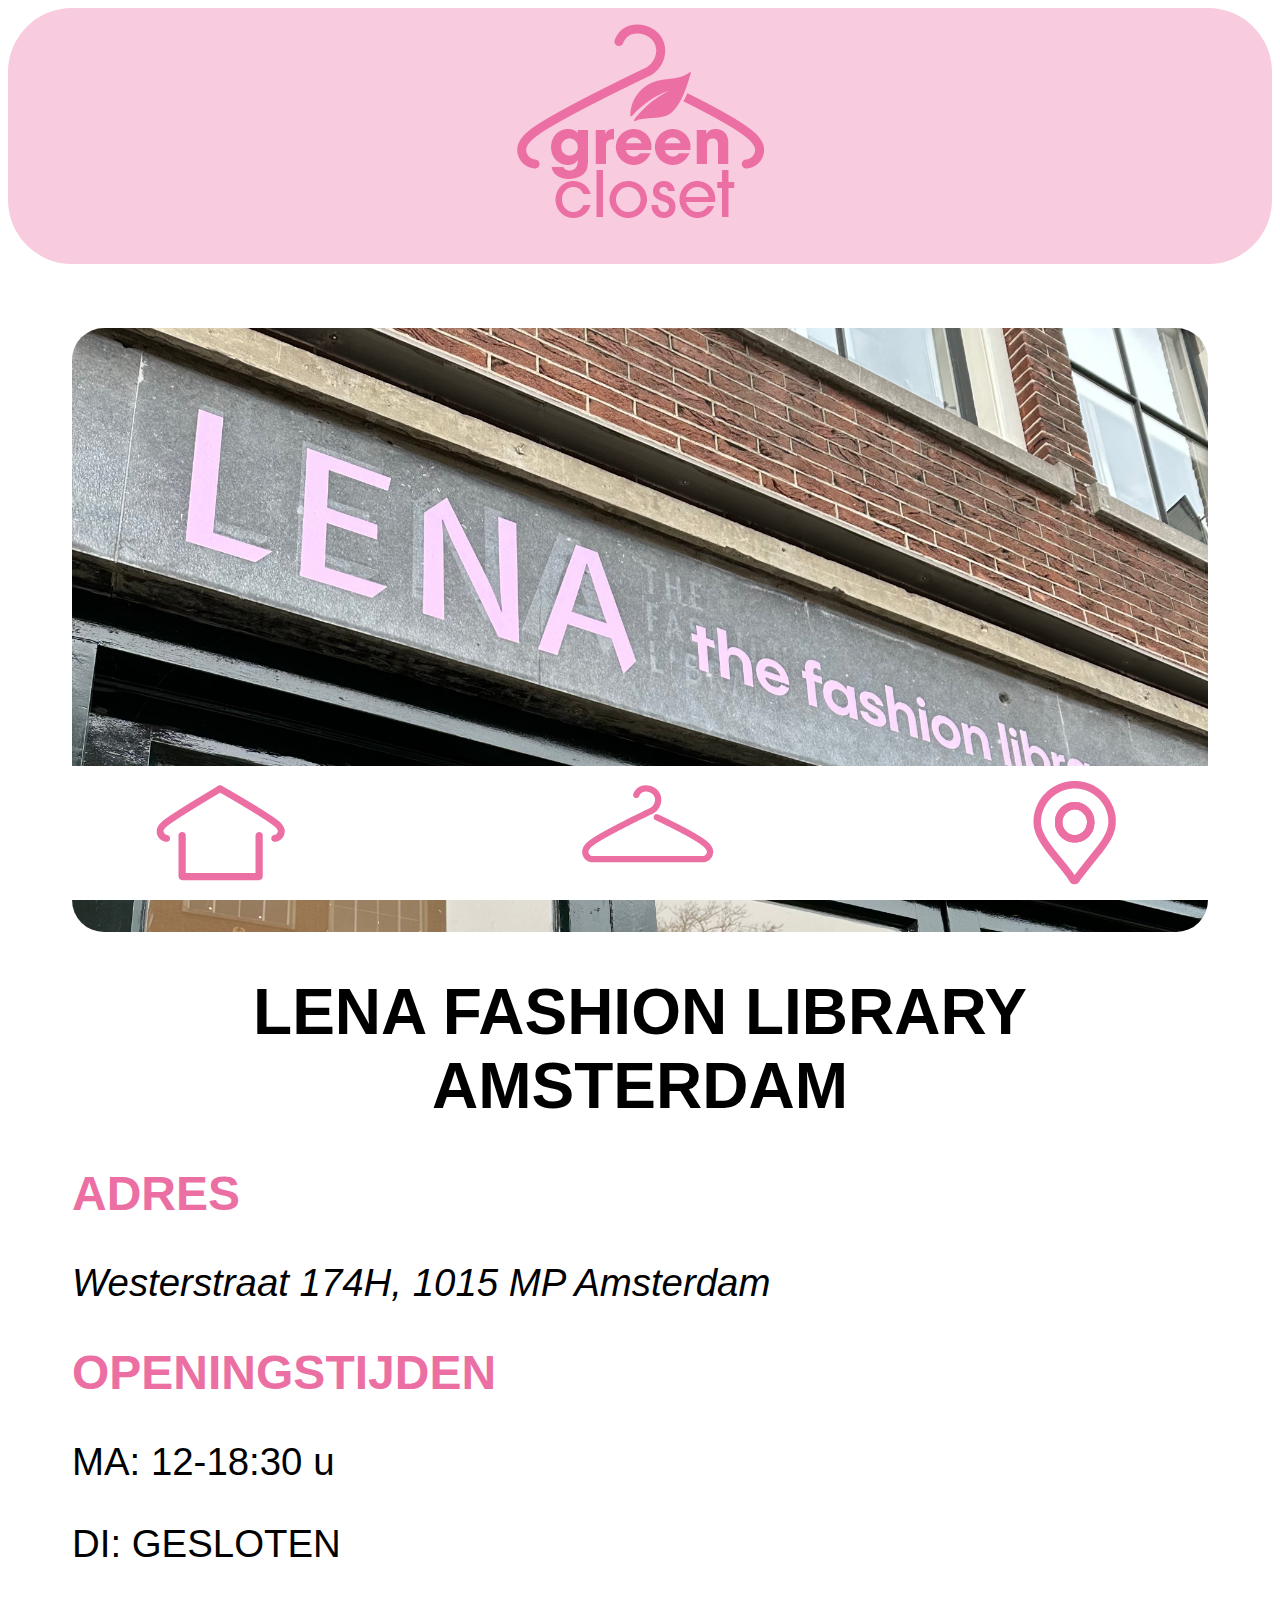
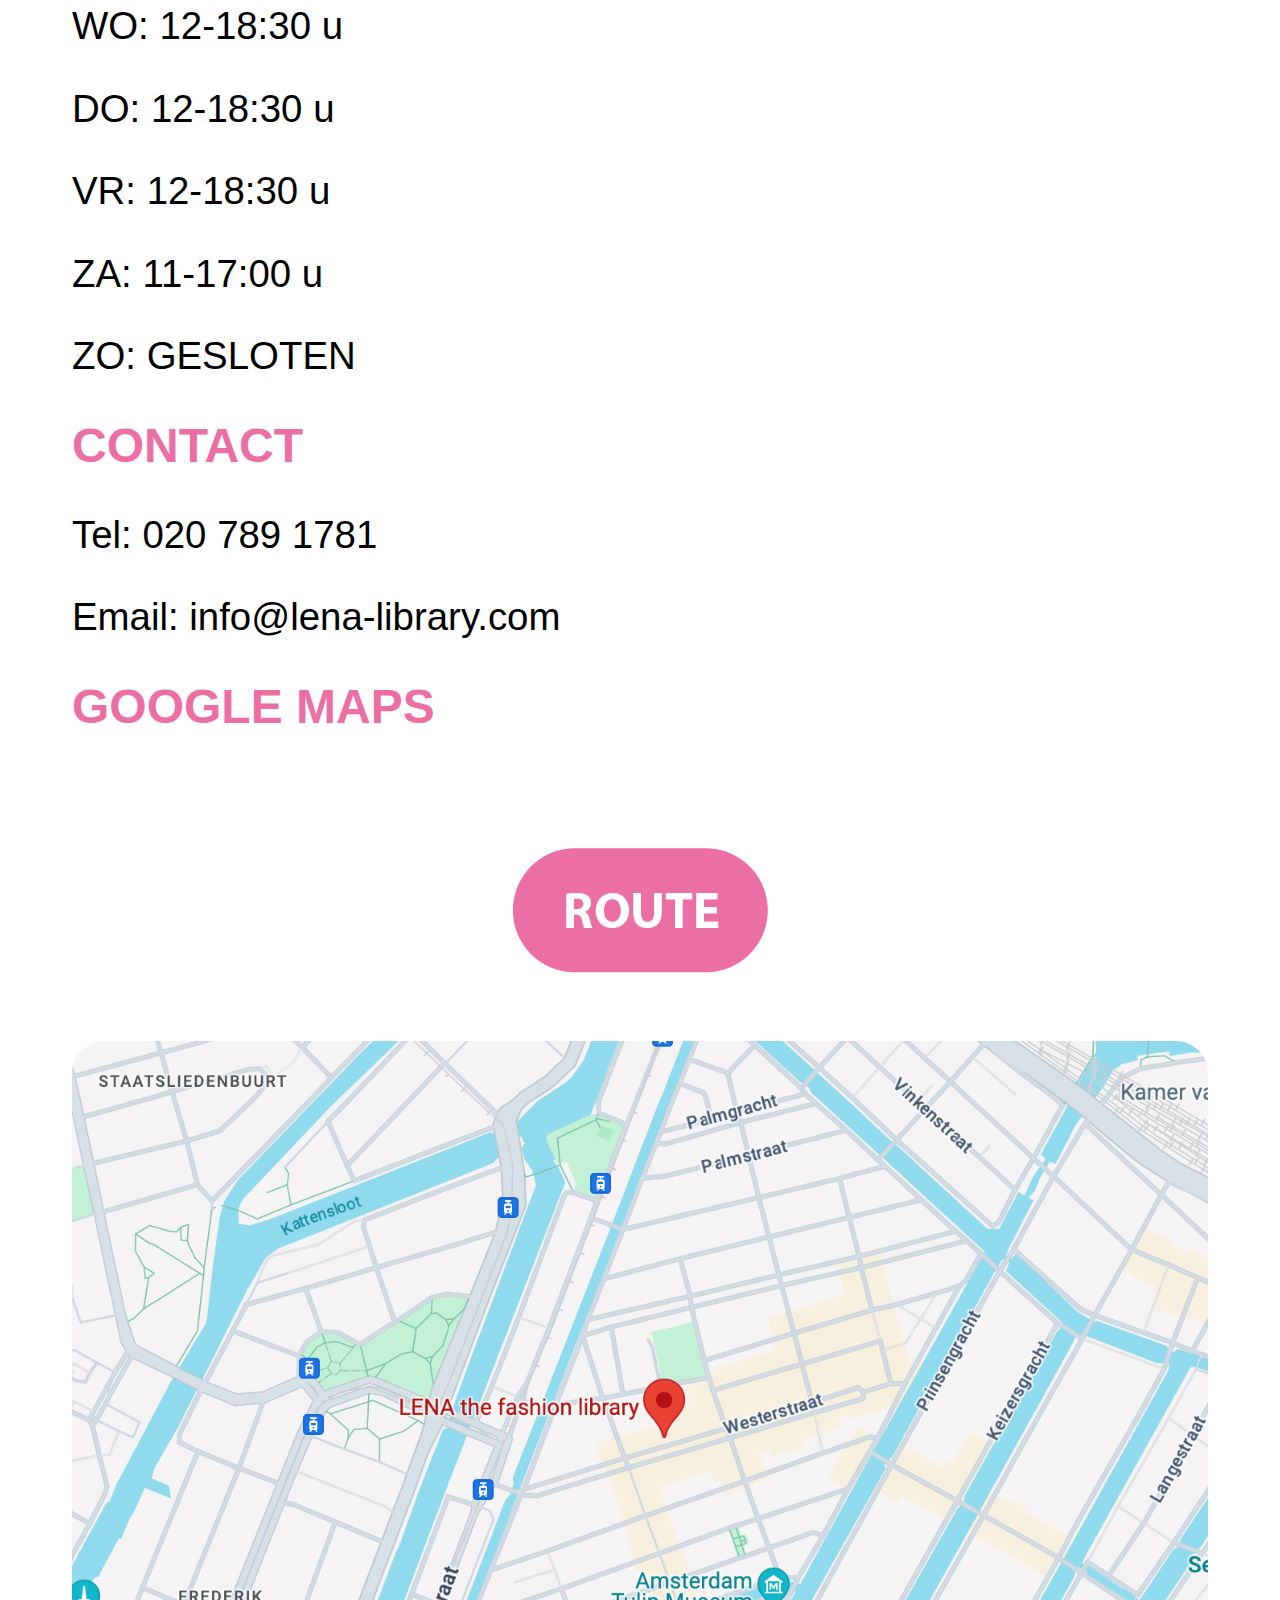
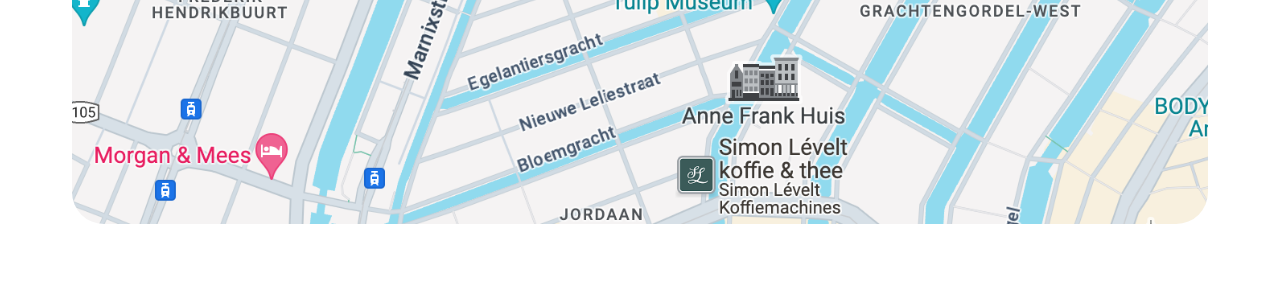
<file: locatie.html>
<!DOCTYPE html>
<html lang="nl">

<head>
    <meta charset="utf-8">
    <title>Green Closet</title>
    <meta name="viewport" content="width=divice-width,
        initial-scale1">
    <link rel="stylesheet" href="style.css">
</head>

<body class="locatie">

    <header>
        <a href="index.html">
            <img src="img/logoroze.png" alt="logo">
        </a>
    </header>

    <main>
        <img src="img/lenafoto5.png" alt="lenafoto">
        <h1>LENA FASHION LIBRARY AMSTERDAM</h1>
   
        <h2>ADRES</h2>
        <p><em>Westerstraat 174H, 1015 MP Amsterdam</em></p>
        <h2>OPENINGSTIJDEN</h2>
        <p>MA: 12-18:30 u</p>
        <p> DI: GESLOTEN</p>
        <p> WO: 12-18:30 u</p>
        <p>DO: 12-18:30 u</p>
        <p>VR: 12-18:30 u</p>
        <p>ZA: 11-17:00 u</p>
        <p>ZO: GESLOTEN</p>

        <h2>CONTACT</h2>
        <p>Tel: 020 789 1781</p>
        <p>Email: info@lena-library.com</p>

        <h2>GOOGLE MAPS</h2>
        <a
            href="https://www.google.com/maps/place/LENA+the+fashion+library/@52.3783747,4.8717663,15z/data=!3m1!4b1!4m6!3m5!1s0x47c609d00e9e7595:0x8da568e3e5a30e04!8m2!3d52.378362!4d4.882066!16s%2Fg%2F11b70t2shb?entry=ttu">
            <img src="img/routebutton.png" alt="route">
        </a>
        <img src="img/googlemapsfoto.png" alt="googlemaps">
    </main>

    <footer>
        <nav>
            <a href="index.html">
                <img src="img/homebuttonrozepng.png" alt="Home">
            </a>

            <a href="lenalibrary.html">
                <img src="img/hangerbuttonroze.png" alt="Lena">
            </a>

            <a href="locatie.html">
                <img src="img/locatiebuttonroze.png" alt="Locatie">
            </a>
        </nav>
    </footer>



</body>
</file>
<file: style.css>
body {
    font-size: 2em;
    font-family: 'ITC Avant Garde Gothic Pro', Arial, Helvetica, sans-serif;
}

main {
    margin: 0.1em;
    padding: 2em;
}

main, img {
    border-radius: 1em;
    max-width: 100%;
    display: block;
    margin: auto;

}

p {
    font-size: 1.2em
}

.lenalibrary header {
    background-color: #FBE7E8
}

.lenalibrary h3 {
    align-content: center;
}

.locatie header {
    background-color: #F8CBDE;
}

.locatie h2 {
    color: #EC6FA4;
}

h1 {
    text-align: center;
}

header {
    border-radius: 2em;
    display: flex;
    align-items: center;
    background-color: #E3F0E4;
    justify-content: center;
    height: 8em;
    width: 100%;
}



nav, footer {
    display: flex;
    align-items: center;
    justify-content: space-around;
    background-color: white;
    position: fixed;
    bottom: 0;
    width: 100%
}
</file>
